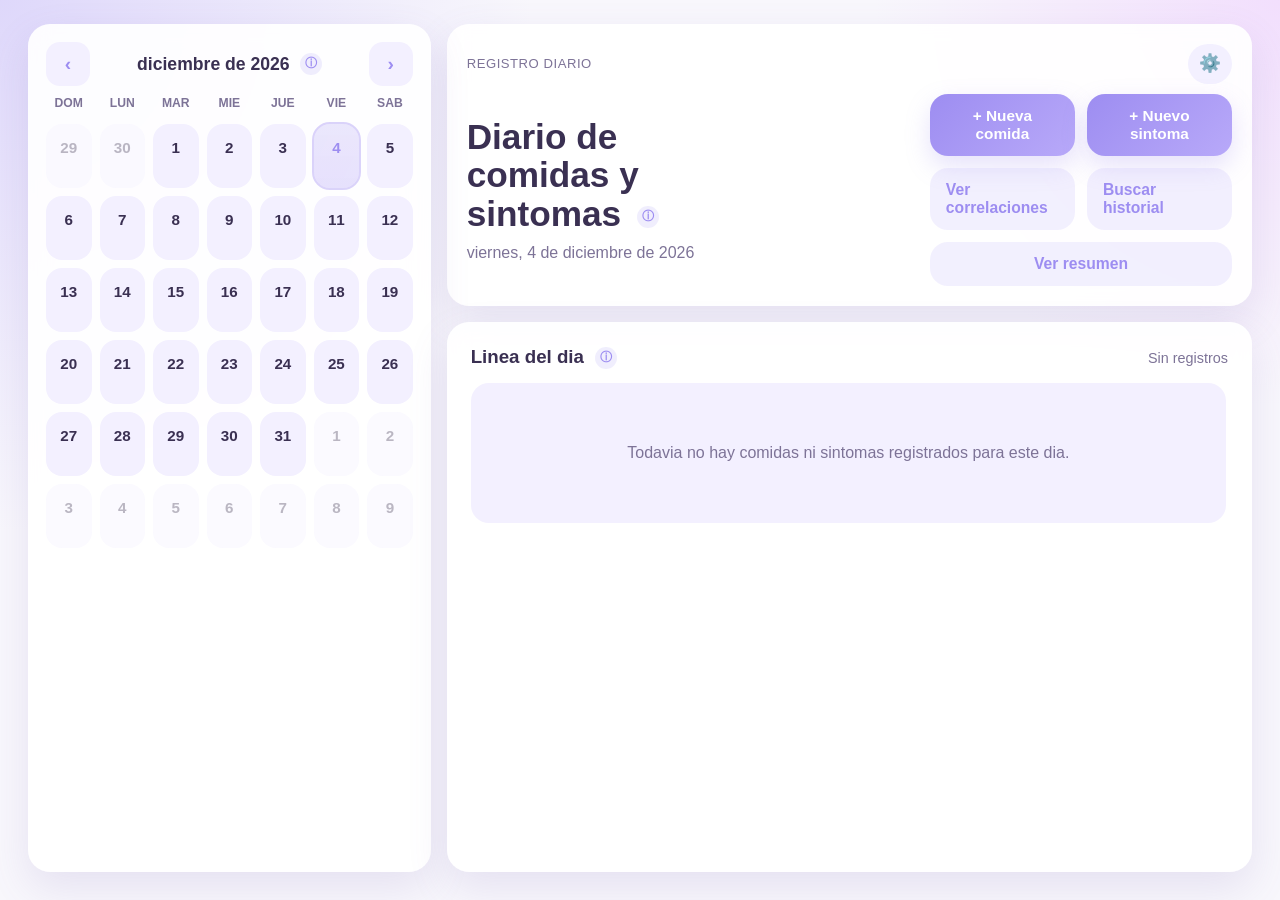
<file: index.html>
<!DOCTYPE html>
<html lang="es">
<head>
  <meta charset="UTF-8">
  <meta name="viewport" content="width=device-width, initial-scale=1.0, viewport-fit=cover">
  <meta name="theme-color" content="#9d8df1">
  <meta name="apple-mobile-web-app-capable" content="yes">
  <meta name="apple-mobile-web-app-status-bar-style" content="default">
  <meta name="apple-mobile-web-app-title" content="Food Tracker">
  <title>Registro de comidas</title>
  <link rel="manifest" href="manifest.webmanifest">
  <link rel="apple-touch-icon" href="assets/icons/icon-180.png">
  <link rel="stylesheet" href="styles.css">
</head>
<body class="page-home">
  <main class="app-shell dashboard-shell">
    <section class="top-card">
      <div class="top-card-meta">
        <p class="eyebrow">Registro diario</p>
        <a class="settings-link" href="settings.html" aria-label="Abrir configuracion">&#9881;&#65039;</a>
      </div>
      <h1>Diario de comidas y sintomas <button class="info-btn" type="button" aria-label="Información" data-info-title="Diario de comidas" data-info-body="Registrá lo que comés y los síntomas que sentís cada día. Seleccioná una fecha en el calendario para ver o agregar entradas a ese día.">ⓘ</button></h1>
      <p class="selected-date" id="selectedDateLabel"></p>
      <div class="hero-actions">
        <div class="action-row">
          <a class="action-link" id="newFoodLink" href="add-item.html">+ Nueva comida</a>
          <a class="action-link" id="newSymptomLink" href="add-symptom.html">+ Nuevo sintoma</a>
        </div>
        <div class="action-row">
          <a class="ghost-button insight-link" href="correlations.html">Ver correlaciones</a>
          <a class="ghost-button insight-link" href="history.html">Buscar historial</a>
        </div>
        <a class="ghost-button insight-link" href="resumen.html">Ver resumen</a>
      </div>
    </section>

    <section class="calendar-card">
      <div class="calendar-header">
        <button class="month-button" type="button" id="prevMonthBtn" aria-label="Mes anterior">&#8249;</button>
        <div class="calendar-header-title">
          <h2 id="monthLabel"></h2>
          <button class="info-btn" type="button" aria-label="Información" data-info-title="Calendario mensual" data-info-body="Tocá cualquier día para ver sus entradas en la línea del tiempo. Los puntos de colores indican días con comidas (morado) o síntomas (rosa) registrados.">ⓘ</button>
        </div>
        <button class="month-button" type="button" id="nextMonthBtn" aria-label="Mes siguiente">&#8250;</button>
      </div>
      <div class="weekday-row" aria-hidden="true">
        <span class="weekday">Dom</span>
        <span class="weekday">Lun</span>
        <span class="weekday">Mar</span>
        <span class="weekday">Mie</span>
        <span class="weekday">Jue</span>
        <span class="weekday">Vie</span>
        <span class="weekday">Sab</span>
      </div>
      <div class="calendar-grid" id="calendarGrid"></div>
    </section>

    <section class="timeline-card">
      <div class="timeline-header">
        <h3>Linea del dia <button class="info-btn" type="button" aria-label="Información" data-info-title="Línea del día" data-info-body="Lista de comidas y síntomas registrados para el día seleccionado, en orden cronológico. Tocá una entrada para editarla o eliminarla.">ⓘ</button></h3>
        <p id="timelineCount"></p>
      </div>
      <div class="timeline-list" id="timelineList"></div>
    </section>
  </main>

  <script src="js/shared.js"></script>
  <script src="js/pwa.js"></script>
  <script src="js/index.js"></script>
</body>
</html>
</file>
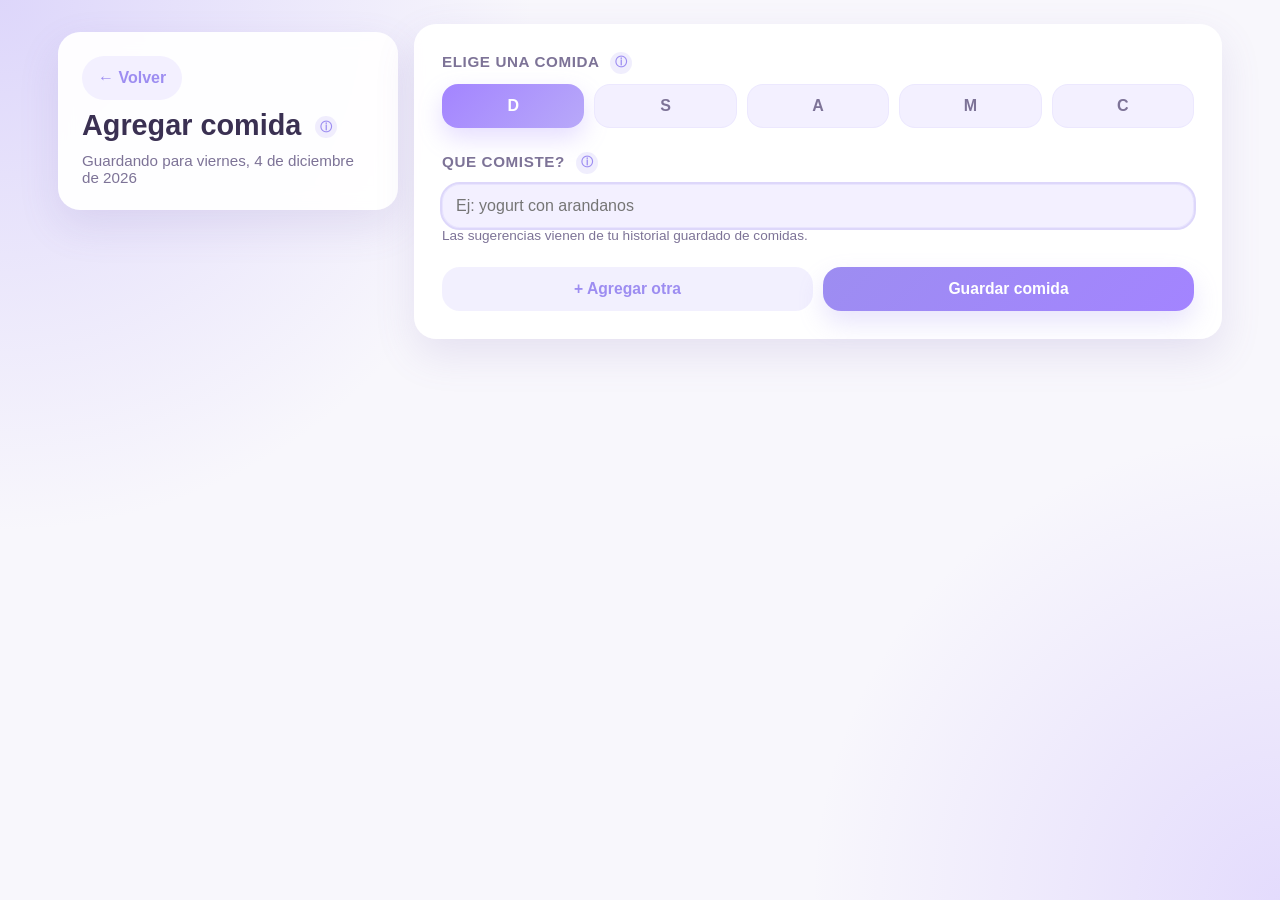
<file: add-item.html>
<!DOCTYPE html>
<html lang="es">
<head>
  <meta charset="UTF-8">
  <meta name="viewport" content="width=device-width, initial-scale=1.0, viewport-fit=cover">
  <meta name="theme-color" content="#9d8df1">
  <meta name="apple-mobile-web-app-capable" content="yes">
  <meta name="apple-mobile-web-app-status-bar-style" content="default">
  <meta name="apple-mobile-web-app-title" content="Food Tracker">
  <title>Agregar comida</title>
  <link rel="manifest" href="manifest.webmanifest">
  <link rel="apple-touch-icon" href="assets/icons/icon-180.png">
  <link rel="stylesheet" href="styles.css">
</head>
<body class="page-food">
  <main class="app-shell form-shell">
    <section class="header-card">
      <a class="back-link" href="index.html">&larr; Volver</a>
      <h1>Agregar comida <button class="info-btn" type="button" aria-label="Información" data-info-title="Agregar comida" data-info-body="Registrá los alimentos que comiste en un momento específico del día. Podés agregar varios alimentos a la vez y las sugerencias se generan a partir de tu historial.">ⓘ</button></h1>
      <p class="subcopy" id="dateLabel"></p>
    </section>

    <section class="form-card">
      <div>
        <p class="section-title">Elige una comida <button class="info-btn" type="button" aria-label="Información" data-info-title="Momento del día" data-info-body="Elegí en qué franja horaria comiste: D (desayuno), S (snack), A (almuerzo), M (merienda) o C (cena).">ⓘ</button></p>
        <div class="meal-group" id="mealGroup">
          <div class="meal-option"><input checked id="meal-d" name="meal" type="radio" value="d"><label for="meal-d">d</label></div>
          <div class="meal-option"><input id="meal-s" name="meal" type="radio" value="s"><label for="meal-s">s</label></div>
          <div class="meal-option"><input id="meal-a" name="meal" type="radio" value="a"><label for="meal-a">a</label></div>
          <div class="meal-option"><input id="meal-m" name="meal" type="radio" value="m"><label for="meal-m">m</label></div>
          <div class="meal-option"><input id="meal-c" name="meal" type="radio" value="c"><label for="meal-c">c</label></div>
        </div>
      </div>

      <div>
        <p class="section-title">Que comiste? <button class="info-btn" type="button" aria-label="Información" data-info-title="¿Qué comiste?" data-info-body="Escribí el nombre de cada alimento por separado. Las sugerencias salen de tu historial. Tocá '+ Agregar otra' para incluir más items en la misma comida.">ⓘ</button></p>
        <div class="inputs-stack" id="inputsStack"></div>
        <p class="hint">Las sugerencias vienen de tu historial guardado de comidas.</p>
      </div>

      <div class="button-row">
        <button class="ghost-button" id="addAnotherBtn" type="button">+ Agregar otra</button>
        <button class="save-button" id="saveBtn" type="button">Guardar comida</button>
      </div>
    </section>
  </main>

  <script src="js/shared.js"></script>
  <script src="js/pwa.js"></script>
  <script src="js/add-item.js"></script>
</body>
</html>
</file>
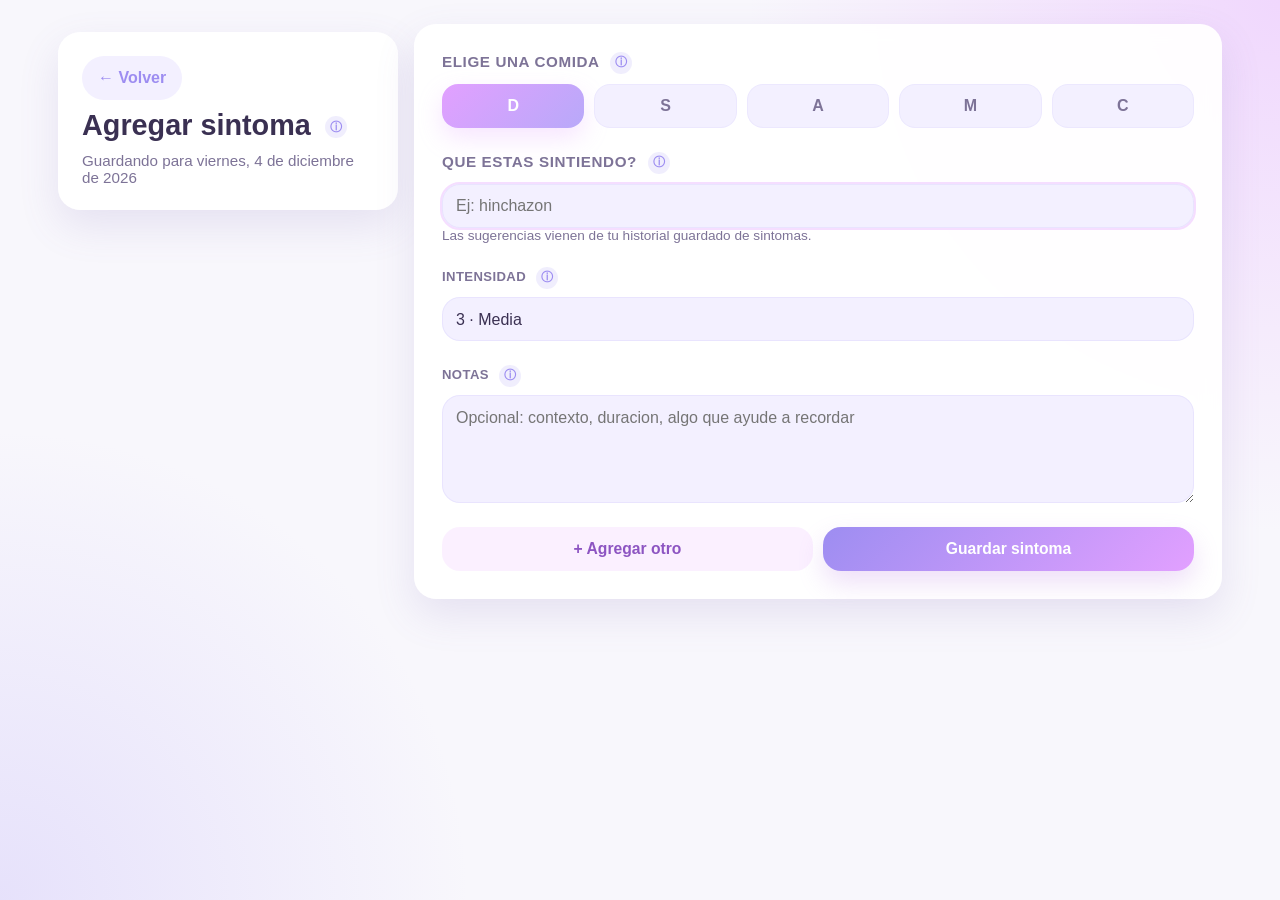
<file: add-symptom.html>
<!DOCTYPE html>
<html lang="es">
<head>
  <meta charset="UTF-8">
  <meta name="viewport" content="width=device-width, initial-scale=1.0, viewport-fit=cover">
  <meta name="theme-color" content="#9d8df1">
  <meta name="apple-mobile-web-app-capable" content="yes">
  <meta name="apple-mobile-web-app-status-bar-style" content="default">
  <meta name="apple-mobile-web-app-title" content="Food Tracker">
  <title>Agregar sintoma</title>
  <link rel="manifest" href="manifest.webmanifest">
  <link rel="apple-touch-icon" href="assets/icons/icon-180.png">
  <link rel="stylesheet" href="styles.css">
</head>
<body class="page-symptom">
  <main class="app-shell form-shell">
    <section class="header-card">
      <a class="back-link" href="index.html">&larr; Volver</a>
      <h1>Agregar sintoma <button class="info-btn" type="button" aria-label="Información" data-info-title="Agregar síntoma" data-info-body="Registrá los síntomas que sentís y en qué momento del día ocurrieron. Esto permite que la app los correlacione con tus comidas.">ⓘ</button></h1>
      <p class="subcopy" id="dateLabel"></p>
    </section>

    <section class="form-card">
      <div>
        <p class="section-title">Elige una comida <button class="info-btn" type="button" aria-label="Información" data-info-title="Momento del día" data-info-body="Indicá en qué franja horaria aparecieron los síntomas: D (desayuno), S (snack), A (almuerzo), M (merienda) o C (cena).">ⓘ</button></p>
        <div class="meal-group" id="mealGroup">
          <div class="meal-option"><input checked id="meal-d" name="meal" type="radio" value="d"><label for="meal-d">d</label></div>
          <div class="meal-option"><input id="meal-s" name="meal" type="radio" value="s"><label for="meal-s">s</label></div>
          <div class="meal-option"><input id="meal-a" name="meal" type="radio" value="a"><label for="meal-a">a</label></div>
          <div class="meal-option"><input id="meal-m" name="meal" type="radio" value="m"><label for="meal-m">m</label></div>
          <div class="meal-option"><input id="meal-c" name="meal" type="radio" value="c"><label for="meal-c">c</label></div>
        </div>
      </div>

      <div>
        <p class="section-title">Que estas sintiendo? <button class="info-btn" type="button" aria-label="Información" data-info-title="¿Qué estás sintiendo?" data-info-body="Escribí el nombre del síntoma o malestar. Las sugerencias salen de tu historial. Tocá '+ Agregar otro' para registrar más síntomas a la vez.">ⓘ</button></p>
        <div class="inputs-stack" id="inputsStack"></div>
        <p class="hint">Las sugerencias vienen de tu historial guardado de sintomas.</p>
      </div>

      <div class="field-stack">
        <label class="field-label" for="severityInput">Intensidad <button class="info-btn" type="button" aria-label="Información" data-info-title="Intensidad del síntoma" data-info-body="Calicá qué tan fuerte es el síntoma del 1 al 5. Ayuda a detectar cuándo los síntomas son más intensos y comparar entre episodios.">ⓘ</button></label>
        <select class="text-input" id="severityInput">
          <option value="1">1 · Muy leve</option>
          <option value="2">2 · Leve</option>
          <option value="3" selected>3 · Media</option>
          <option value="4">4 · Fuerte</option>
          <option value="5">5 · Muy fuerte</option>
        </select>
      </div>

      <div class="field-stack">
        <label class="field-label" for="noteInput">Notas <button class="info-btn" type="button" aria-label="Información" data-info-title="Notas opcionales" data-info-body="Contexto adicional: cuánto duró, qué lo alivió, circunstancias especiales. Queda guardado con el registro y es visible en el historial.">ⓘ</button></label>
        <textarea class="text-input text-area" id="noteInput" rows="4" placeholder="Opcional: contexto, duracion, algo que ayude a recordar"></textarea>
      </div>

      <div class="button-row">
        <button class="ghost-button" id="addAnotherBtn" type="button">+ Agregar otro</button>
        <button class="save-button" id="saveBtn" type="button">Guardar sintoma</button>
      </div>
    </section>
  </main>

  <script src="js/shared.js"></script>
  <script src="js/pwa.js"></script>
  <script src="js/add-symptom.js"></script>
</body>
</html>
</file>
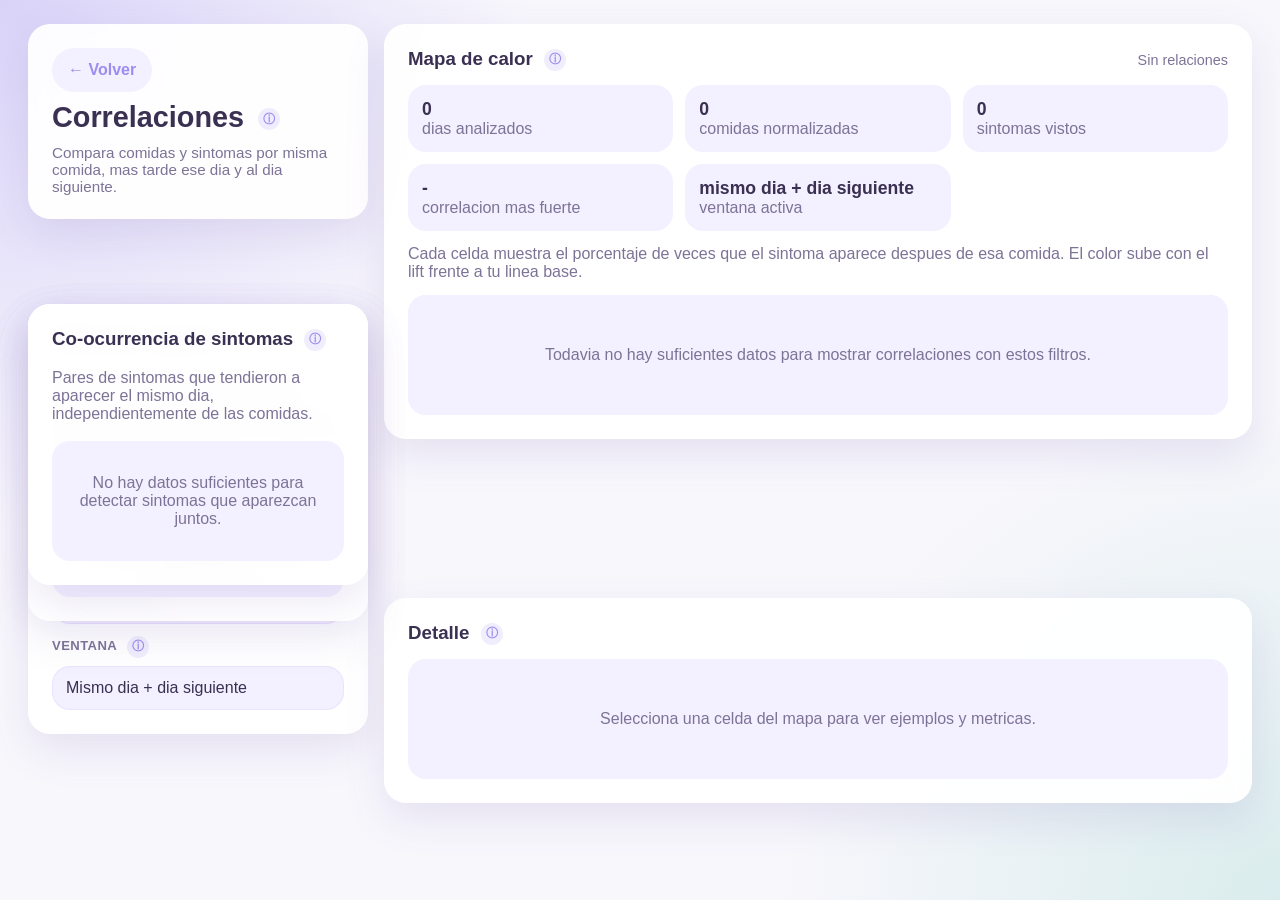
<file: correlations.html>
<!DOCTYPE html>
<html lang="es">
<head>
  <meta charset="UTF-8">
  <meta name="viewport" content="width=device-width, initial-scale=1.0, viewport-fit=cover">
  <meta name="theme-color" content="#9d8df1">
  <meta name="apple-mobile-web-app-capable" content="yes">
  <meta name="apple-mobile-web-app-status-bar-style" content="default">
  <meta name="apple-mobile-web-app-title" content="Food Tracker">
  <title>Correlaciones</title>
  <link rel="manifest" href="manifest.webmanifest">
  <link rel="apple-touch-icon" href="assets/icons/icon-180.png">
  <link rel="stylesheet" href="styles.css">
</head>
<body class="page-insights">
  <main class="app-shell insights-shell">
    <section class="header-card">
      <a class="back-link" href="index.html">&larr; Volver</a>
      <h1>Correlaciones <button class="info-btn" type="button" aria-label="Información" data-info-title="Correlaciones" data-info-body="Analizá qué alimentos están asociados con tus síntomas. La app cruza las comidas con los síntomas registrados dentro de la ventana de tiempo configurada.">ⓘ</button></h1>
      <p class="subcopy">Compara comidas y sintomas por misma comida, mas tarde ese dia y al dia siguiente.</p>
    </section>

    <section class="form-card">
      <p class="section-title">Filtros <button class="info-btn" type="button" aria-label="Información" data-info-title="Filtros de análisis" data-info-body="Configurá el período, el momento del día y los criterios mínimos para el análisis. Cambiá los filtros y los resultados se actualizan automáticamente.">ⓘ</button></p>
      <div class="filter-grid">
        <label class="field-stack">
          <span class="field-label">Rango <button class="info-btn" type="button" aria-label="Información" data-info-title="Rango de fechas" data-info-body="Período de tiempo que se incluye en el análisis. Un rango mayor da más datos pero puede diluir patrones recientes.">ⓘ</button></span>
          <select class="text-input" id="rangeFilter">
            <option value="30">Ultimos 30 dias</option>
            <option value="90">Ultimos 90 dias</option>
            <option value="365">Ultimo ano</option>
            <option value="all">Todo</option>
          </select>
        </label>
        <label class="field-stack">
          <span class="field-label">Momento <button class="info-btn" type="button" aria-label="Información" data-info-title="Momento del día" data-info-body="Limitá el análisis a una franja horaria específica. Por defecto incluye todas las comidas.">ⓘ</button></span>
          <select class="text-input" id="mealFilter">
            <option value="all">Todas</option>
            <option value="d">Desayuno</option>
            <option value="s">Snack</option>
            <option value="a">Almuerzo</option>
            <option value="m">Merienda</option>
            <option value="c">Cena</option>
          </select>
        </label>
        <label class="field-stack">
          <span class="field-label">Minimo <button class="info-btn" type="button" aria-label="Información" data-info-title="Mínimo de apariciones" data-info-body="Una comida debe aparecer al menos esta cantidad de veces para incluirse en el análisis. Filtra alimentos comidos muy pocas veces.">ⓘ</button></span>
          <select class="text-input" id="minCountFilter">
            <option value="1">1 aparicion</option>
            <option value="2" selected>2 apariciones</option>
            <option value="3">3 apariciones</option>
            <option value="5">5 apariciones</option>
          </select>
        </label>
        <label class="field-stack">
          <span class="field-label">Ventana <button class="info-btn" type="button" aria-label="Información" data-info-title="Ventana de tiempo" data-info-body="Tiempo que se considera después de comer para buscar síntomas: solo la misma comida, cualquier momento del mismo día, o también el día siguiente.">ⓘ</button></span>
          <select class="text-input" id="windowFilter">
            <option value="meal">Solo misma comida</option>
            <option value="day">Mismo dia</option>
            <option value="next-day" selected>Mismo dia + dia siguiente</option>
          </select>
        </label>
      </div>
    </section>

    <section class="form-card matrix-section">
      <div class="timeline-header">
        <h3>Mapa de calor <button class="info-btn" type="button" aria-label="Información" data-info-title="Mapa de calor" data-info-body="Tabla que cruza alimentos (filas) con síntomas (columnas). Cada celda muestra el porcentaje de veces que el síntoma apareció después de esa comida. El color más intenso indica mayor correlación respecto a tu línea base. Tocá una celda para ver el detalle.">ⓘ</button></h3>
        <p id="matrixCount"></p>
      </div>
      <div class="summary-grid" id="summaryGrid"></div>
      <p class="matrix-help">Cada celda muestra el porcentaje de veces que el sintoma aparece despues de esa comida. El color sube con el lift frente a tu linea base.</p>
      <div class="matrix-wrap" id="matrixWrap"></div>
    </section>

    <section class="form-card detail-section">
      <div class="detail-heading">
        <h3>Detalle <button class="info-btn" type="button" aria-label="Información" data-info-title="Detalle de correlación" data-info-body="Al tocar una celda del mapa de calor, acá se muestran los días exactos en que coincidieron esa comida y ese síntoma.">ⓘ</button></h3>
        <p id="detailBadge"></p>
      </div>
      <div id="detailPanel"></div>
    </section>

    <section class="form-card">
      <div class="timeline-header">
        <h3>Alimentos seguros <button class="info-btn" type="button" aria-label="Información" data-info-title="Alimentos seguros" data-info-body="Comidas que, en el período y ventana seleccionados, nunca estuvieron seguidas por ningún síntoma. Deben aparecer al menos la cantidad mínima configurada.">ⓘ</button></h3>
        <p id="safeFoodsCount"></p>
      </div>
      <p class="matrix-help">Comidas registradas en el periodo seleccionado que nunca estuvieron seguidas por ningun sintoma dentro de la ventana activa. Requiere el minimo de apariciones configurado.</p>
      <div id="safeFoodsWrap"></div>
    </section>

    <section class="form-card">
      <div class="timeline-header">
        <h3>Co-ocurrencia de sintomas <button class="info-btn" type="button" aria-label="Información" data-info-title="Co-ocurrencia de síntomas" data-info-body="Pares de síntomas que tendieron a aparecer el mismo día, independientemente de las comidas. Puede indicar síntomas relacionados entre sí.">ⓘ</button></h3>
        <p id="cooccurCount"></p>
      </div>
      <p class="matrix-help">Pares de sintomas que tendieron a aparecer el mismo dia, independientemente de las comidas.</p>
      <div id="cooccurWrap"></div>
    </section>
  </main>

  <script src="js/shared.js"></script>
  <script src="js/pwa.js"></script>
  <script src="js/correlations.js"></script>
</body>
</html>
</file>
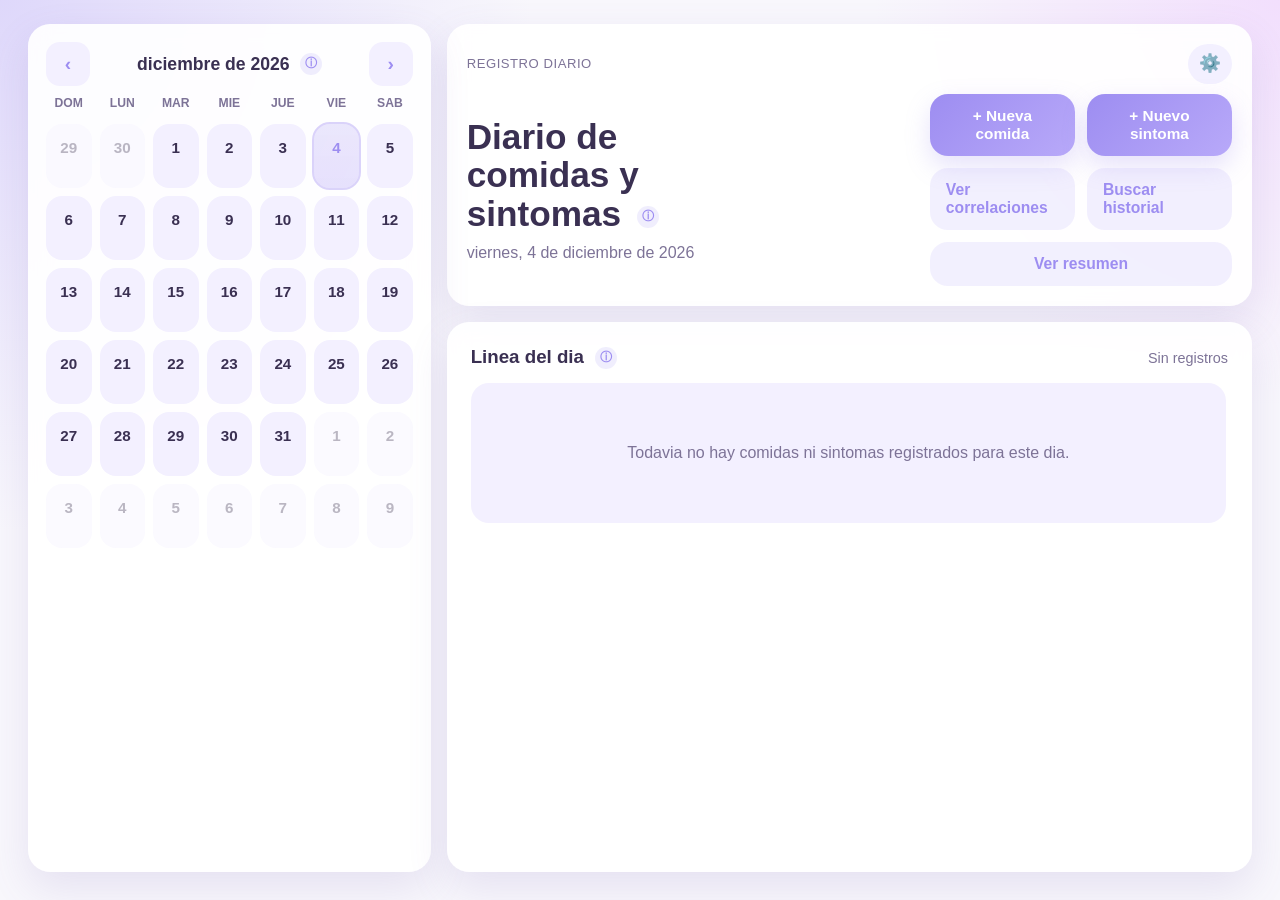
<file: edit-item.html>
<!DOCTYPE html>
<html lang="es">
<head>
  <meta charset="UTF-8">
  <meta name="viewport" content="width=device-width, initial-scale=1.0, viewport-fit=cover">
  <meta name="theme-color" content="#9d8df1">
  <meta name="apple-mobile-web-app-capable" content="yes">
  <meta name="apple-mobile-web-app-status-bar-style" content="default">
  <meta name="apple-mobile-web-app-title" content="Food Tracker">
  <title>Editar comida</title>
  <link rel="manifest" href="manifest.webmanifest">
  <link rel="apple-touch-icon" href="assets/icons/icon-180.png">
  <link rel="stylesheet" href="styles.css">
</head>
<body class="page-food">
  <main class="app-shell form-shell">
    <section class="header-card">
      <a class="back-link" id="backLink" href="index.html">&larr; Volver</a>
      <h1>Editar comida <button class="info-btn" type="button" aria-label="Información" data-info-title="Editar comida" data-info-body="Modificá el momento del día o los alimentos registrados. Podés agregar o quitar items y guardar los cambios, o eliminar toda la entrada.">ⓘ</button></h1>
      <p class="subcopy" id="dateLabel"></p>
    </section>

    <section class="form-card">
      <div>
        <p class="section-title">Elige una comida <button class="info-btn" type="button" aria-label="Información" data-info-title="Momento del día" data-info-body="Elegí en qué franja horaria comiste: D (desayuno), S (snack), A (almuerzo), M (merienda) o C (cena).">ⓘ</button></p>
        <div class="meal-group" id="mealGroup">
          <div class="meal-option"><input id="meal-d" name="meal" type="radio" value="d"><label for="meal-d">d</label></div>
          <div class="meal-option"><input id="meal-s" name="meal" type="radio" value="s"><label for="meal-s">s</label></div>
          <div class="meal-option"><input id="meal-a" name="meal" type="radio" value="a"><label for="meal-a">a</label></div>
          <div class="meal-option"><input id="meal-m" name="meal" type="radio" value="m"><label for="meal-m">m</label></div>
          <div class="meal-option"><input id="meal-c" name="meal" type="radio" value="c"><label for="meal-c">c</label></div>
        </div>
      </div>

      <div>
        <p class="section-title">Que comiste? <button class="info-btn" type="button" aria-label="Información" data-info-title="¿Qué comiste?" data-info-body="Actualizá la lista de alimentos. Podés agregar o quitar items. Al guardar, el registro original se reemplaza completamente con esta nueva versión.">ⓘ</button></p>
        <div class="inputs-stack" id="inputsStack"></div>
        <p class="hint">Actualiza la lista y guarda para reemplazar el registro.</p>
      </div>

      <div class="button-row">
        <button class="ghost-button" id="addAnotherBtn" type="button">+ Agregar otra</button>
        <button class="ghost-button danger-button" id="deleteBtn" type="button">Eliminar comida</button>
        <button class="save-button" id="saveBtn" type="button">Guardar cambios</button>
      </div>
    </section>
  </main>

  <script src="js/shared.js"></script>
  <script src="js/pwa.js"></script>
  <script src="js/edit-item.js"></script>
</body>
</html>
</file>
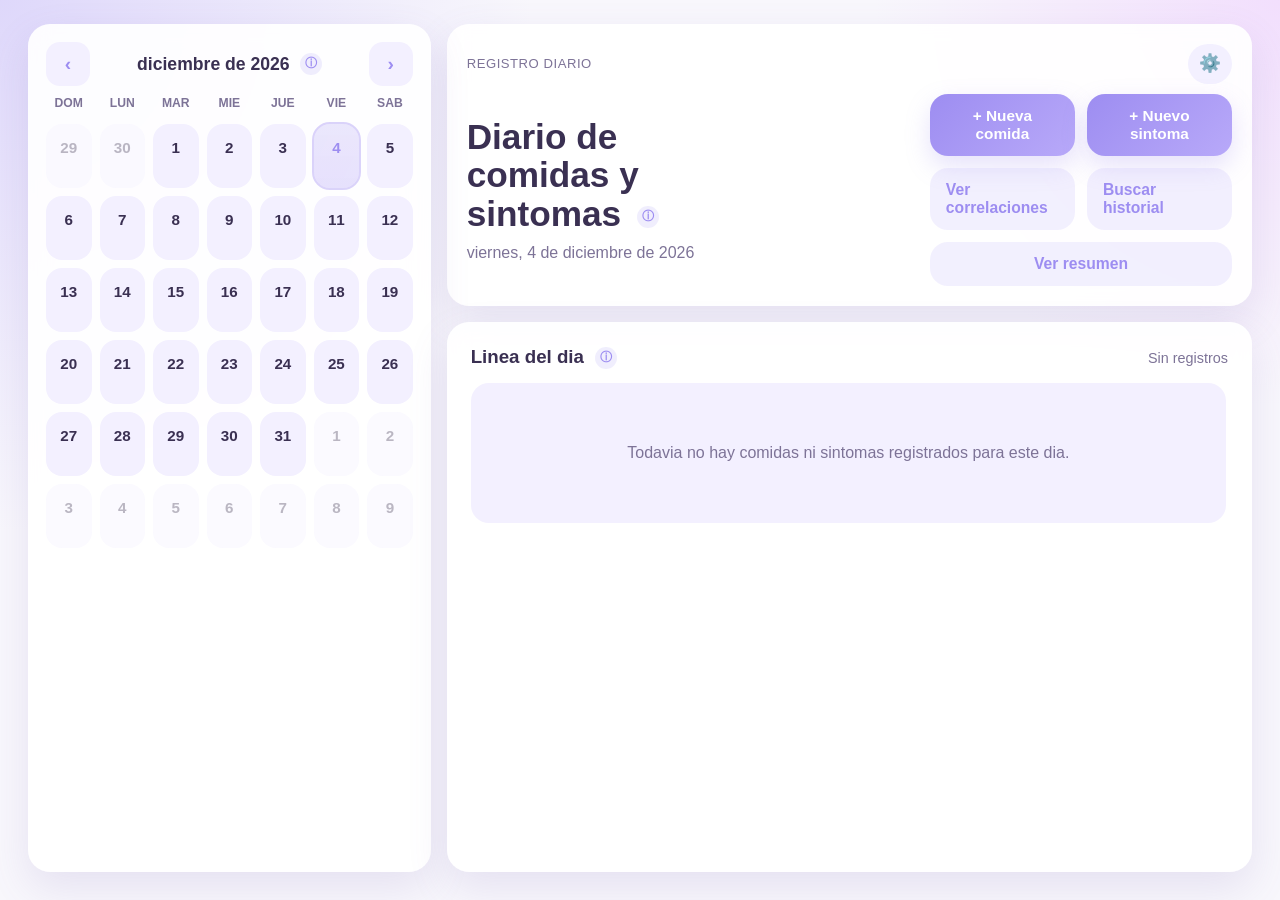
<file: edit-symptom.html>
<!DOCTYPE html>
<html lang="es">
<head>
  <meta charset="UTF-8">
  <meta name="viewport" content="width=device-width, initial-scale=1.0, viewport-fit=cover">
  <meta name="theme-color" content="#9d8df1">
  <meta name="apple-mobile-web-app-capable" content="yes">
  <meta name="apple-mobile-web-app-status-bar-style" content="default">
  <meta name="apple-mobile-web-app-title" content="Food Tracker">
  <title>Editar sintoma</title>
  <link rel="manifest" href="manifest.webmanifest">
  <link rel="apple-touch-icon" href="assets/icons/icon-180.png">
  <link rel="stylesheet" href="styles.css">
</head>
<body class="page-symptom">
  <main class="app-shell form-shell">
    <section class="header-card">
      <a class="back-link" id="backLink" href="index.html">&larr; Volver</a>
      <h1>Editar sintoma <button class="info-btn" type="button" aria-label="Información" data-info-title="Editar síntoma" data-info-body="Modificá el momento, los síntomas, la intensidad o las notas del registro existente. También podés eliminarlo con 'Eliminar síntoma'.">ⓘ</button></h1>
      <p class="subcopy" id="dateLabel"></p>
    </section>

    <section class="form-card">
      <div>
        <p class="section-title">Elige una comida <button class="info-btn" type="button" aria-label="Información" data-info-title="Momento del día" data-info-body="Indicá en qué franja horaria aparecieron los síntomas: D (desayuno), S (snack), A (almuerzo), M (merienda) o C (cena).">ⓘ</button></p>
        <div class="meal-group" id="mealGroup">
          <div class="meal-option"><input id="meal-d" name="meal" type="radio" value="d"><label for="meal-d">d</label></div>
          <div class="meal-option"><input id="meal-s" name="meal" type="radio" value="s"><label for="meal-s">s</label></div>
          <div class="meal-option"><input id="meal-a" name="meal" type="radio" value="a"><label for="meal-a">a</label></div>
          <div class="meal-option"><input id="meal-m" name="meal" type="radio" value="m"><label for="meal-m">m</label></div>
          <div class="meal-option"><input id="meal-c" name="meal" type="radio" value="c"><label for="meal-c">c</label></div>
        </div>
      </div>

      <div>
        <p class="section-title">Que estas sintiendo? <button class="info-btn" type="button" aria-label="Información" data-info-title="¿Qué estás sintiendo?" data-info-body="Actualizá la lista de síntomas. Al guardar, el registro original se reemplaza completamente.">ⓘ</button></p>
        <div class="inputs-stack" id="inputsStack"></div>
        <p class="hint">Actualiza la lista y guarda para reemplazar el registro.</p>
      </div>

      <div class="field-stack">
        <label class="field-label" for="severityInput">Intensidad <button class="info-btn" type="button" aria-label="Información" data-info-title="Intensidad del síntoma" data-info-body="Calicá qué tan fuerte es el síntoma del 1 al 5. Ayuda a detectar cuándo los síntomas son más intensos y comparar entre episodios.">ⓘ</button></label>
        <select class="text-input" id="severityInput">
          <option value="1">1 · Muy leve</option>
          <option value="2">2 · Leve</option>
          <option value="3">3 · Media</option>
          <option value="4">4 · Fuerte</option>
          <option value="5">5 · Muy fuerte</option>
        </select>
      </div>

      <div class="field-stack">
        <label class="field-label" for="noteInput">Notas <button class="info-btn" type="button" aria-label="Información" data-info-title="Notas opcionales" data-info-body="Editá el contexto adicional del registro: cuánto duró, qué lo alivió, circunstancias especiales.">ⓘ</button></label>
        <textarea class="text-input text-area" id="noteInput" rows="4" placeholder="Opcional: contexto, duracion, algo que ayude a recordar"></textarea>
      </div>

      <div class="button-row">
        <button class="ghost-button" id="addAnotherBtn" type="button">+ Agregar otro</button>
        <button class="ghost-button danger-button" id="deleteBtn" type="button">Eliminar sintoma</button>
        <button class="save-button" id="saveBtn" type="button">Guardar cambios</button>
      </div>
    </section>
  </main>

  <script src="js/shared.js"></script>
  <script src="js/pwa.js"></script>
  <script src="js/edit-symptom.js"></script>
</body>
</html>
</file>
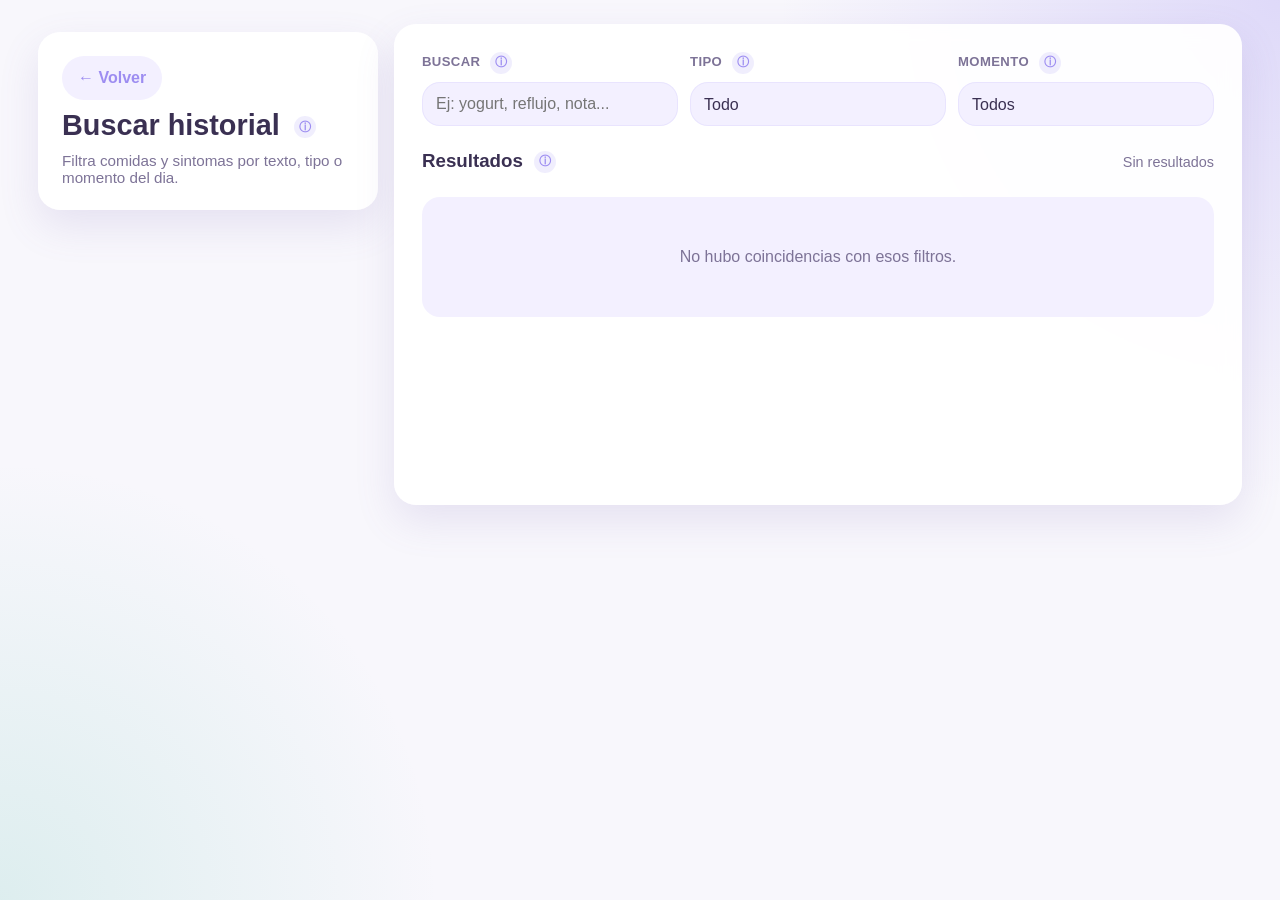
<file: history.html>
<!DOCTYPE html>
<html lang="es">
<head>
  <meta charset="UTF-8">
  <meta name="viewport" content="width=device-width, initial-scale=1.0, viewport-fit=cover">
  <meta name="theme-color" content="#9d8df1">
  <meta name="apple-mobile-web-app-capable" content="yes">
  <meta name="apple-mobile-web-app-status-bar-style" content="default">
  <meta name="apple-mobile-web-app-title" content="Food Tracker">
  <title>Historial</title>
  <link rel="manifest" href="manifest.webmanifest">
  <link rel="apple-touch-icon" href="assets/icons/icon-180.png">
  <link rel="stylesheet" href="styles.css">
</head>
<body class="page-history">
  <main class="app-shell history-shell">
    <section class="header-card">
      <a class="back-link" href="index.html">&larr; Volver</a>
      <h1>Buscar historial <button class="info-btn" type="button" aria-label="Información" data-info-title="Buscar historial" data-info-body="Buscá entre todas tus entradas usando texto, tipo de registro o momento del día. Los resultados se agrupan por fecha.">ⓘ</button></h1>
      <p class="subcopy">Filtra comidas y sintomas por texto, tipo o momento del dia.</p>
    </section>

    <section class="form-card">
      <div class="filter-grid history-filter-grid">
        <label class="field-stack">
          <span class="field-label">Buscar <button class="info-btn" type="button" aria-label="Información" data-info-title="Buscar por texto" data-info-body="Filtrá las entradas que contienen este texto en el nombre de la comida, el síntoma o las notas.">ⓘ</button></span>
          <input class="text-input" id="historySearchInput" type="search" placeholder="Ej: yogurt, reflujo, nota...">
        </label>
        <label class="field-stack">
          <span class="field-label">Tipo <button class="info-btn" type="button" aria-label="Información" data-info-title="Tipo de registro" data-info-body="Mostrá solo comidas, solo síntomas, o ambos tipos de registros.">ⓘ</button></span>
          <select class="text-input" id="historyTypeFilter">
            <option value="all">Todo</option>
            <option value="food">Comidas</option>
            <option value="symptom">Sintomas</option>
          </select>
        </label>
        <label class="field-stack">
          <span class="field-label">Momento <button class="info-btn" type="button" aria-label="Información" data-info-title="Momento del día" data-info-body="Filtrá por la franja horaria del registro: desayuno (D), snack (S), almuerzo (A), merienda (M) o cena (C).">ⓘ</button></span>
          <select class="text-input" id="historyMealFilter">
            <option value="all">Todos</option>
            <option value="d">Desayuno</option>
            <option value="s">Snack</option>
            <option value="a">Almuerzo</option>
            <option value="m">Merienda</option>
            <option value="c">Cena</option>
          </select>
        </label>
      </div>

      <div class="timeline-header">
        <h3>Resultados <button class="info-btn" type="button" aria-label="Información" data-info-title="Resultados" data-info-body="Entradas que coinciden con los filtros activos, agrupadas por fecha. Tocá una entrada para editarla.">ⓘ</button></h3>
        <p id="historyCount"></p>
      </div>
      <div class="history-results" id="historyResults"></div>
    </section>
  </main>

  <script src="js/shared.js"></script>
  <script src="js/pwa.js"></script>
  <script src="js/history.js"></script>
</body>
</html>
</file>
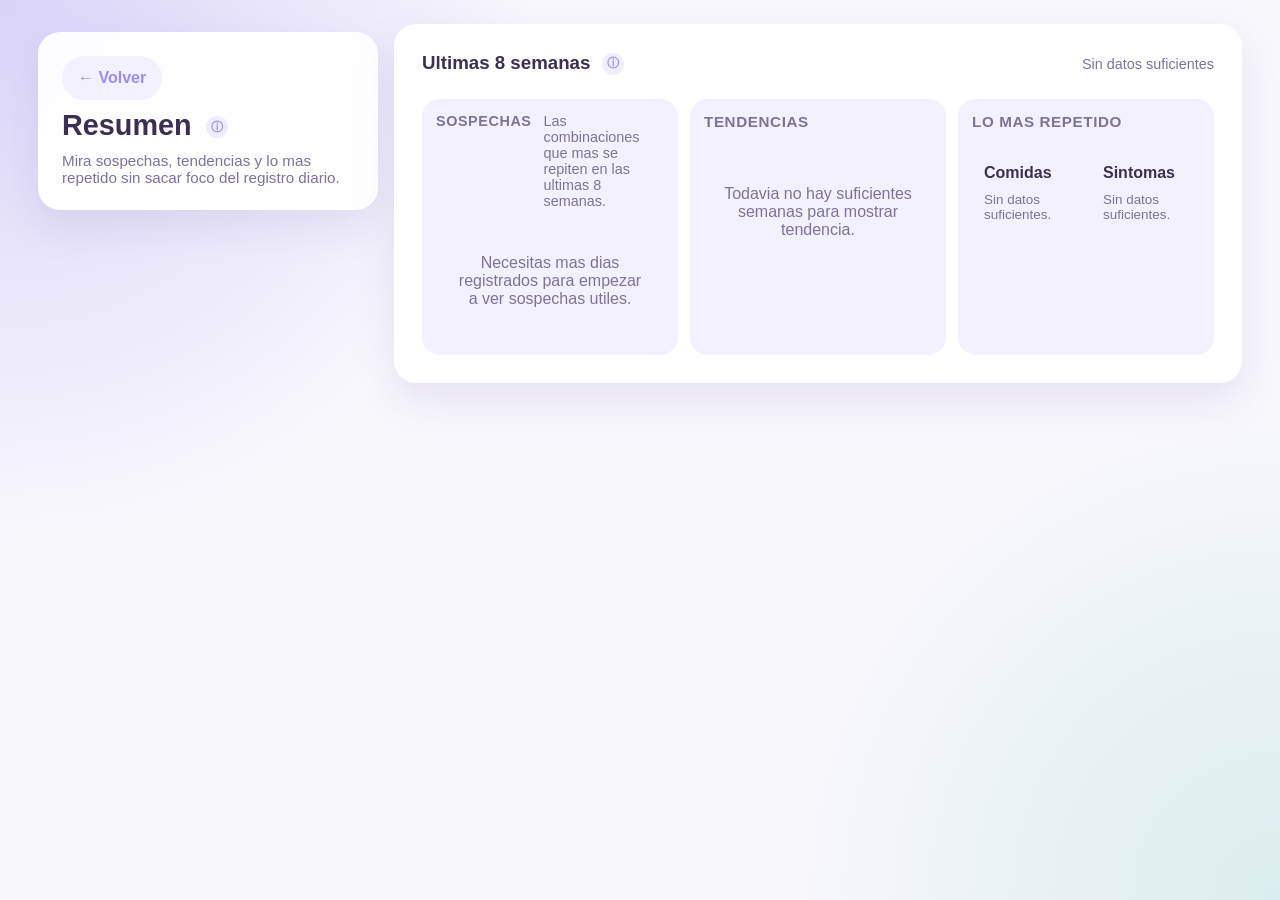
<file: resumen.html>
<!DOCTYPE html>
<html lang="es">
<head>
  <meta charset="UTF-8">
  <meta name="viewport" content="width=device-width, initial-scale=1.0, viewport-fit=cover">
  <meta name="theme-color" content="#9d8df1">
  <meta name="apple-mobile-web-app-capable" content="yes">
  <meta name="apple-mobile-web-app-status-bar-style" content="default">
  <meta name="apple-mobile-web-app-title" content="Food Tracker">
  <title>Resumen</title>
  <link rel="manifest" href="manifest.webmanifest">
  <link rel="apple-touch-icon" href="assets/icons/icon-180.png">
  <link rel="stylesheet" href="styles.css">
</head>
<body class="page-summary">
  <main class="app-shell summary-shell">
    <section class="header-card">
      <a class="back-link" href="index.html">&larr; Volver</a>
      <h1>Resumen <button class="info-btn" type="button" aria-label="Información" data-info-title="Resumen" data-info-body="Vista general de tus últimas 8 semanas: síntomas más frecuentes, posibles sospechas alimentarias, tendencias semanales y los registros más repetidos.">ⓘ</button></h1>
      <p class="subcopy">Mira sospechas, tendencias y lo mas repetido sin sacar foco del registro diario.</p>
    </section>

    <section class="form-card">
      <div class="timeline-header">
        <h3>Ultimas 8 semanas <button class="info-btn" type="button" aria-label="Información" data-info-title="Últimas 8 semanas" data-info-body="Resumen automático de tus registros recientes. Incluye un indicador de actividad semanal, líderes de comidas y síntomas, y posibles correlaciones destacadas.">ⓘ</button></h3>
        <p id="summaryStatus">Calculando...</p>
      </div>
      <div class="home-insights-panel" id="summaryInsightsPanel"></div>
    </section>
  </main>

  <script src="js/shared.js"></script>
  <script src="js/pwa.js"></script>
  <script src="js/resumen.js"></script>
</body>
</html>
</file>
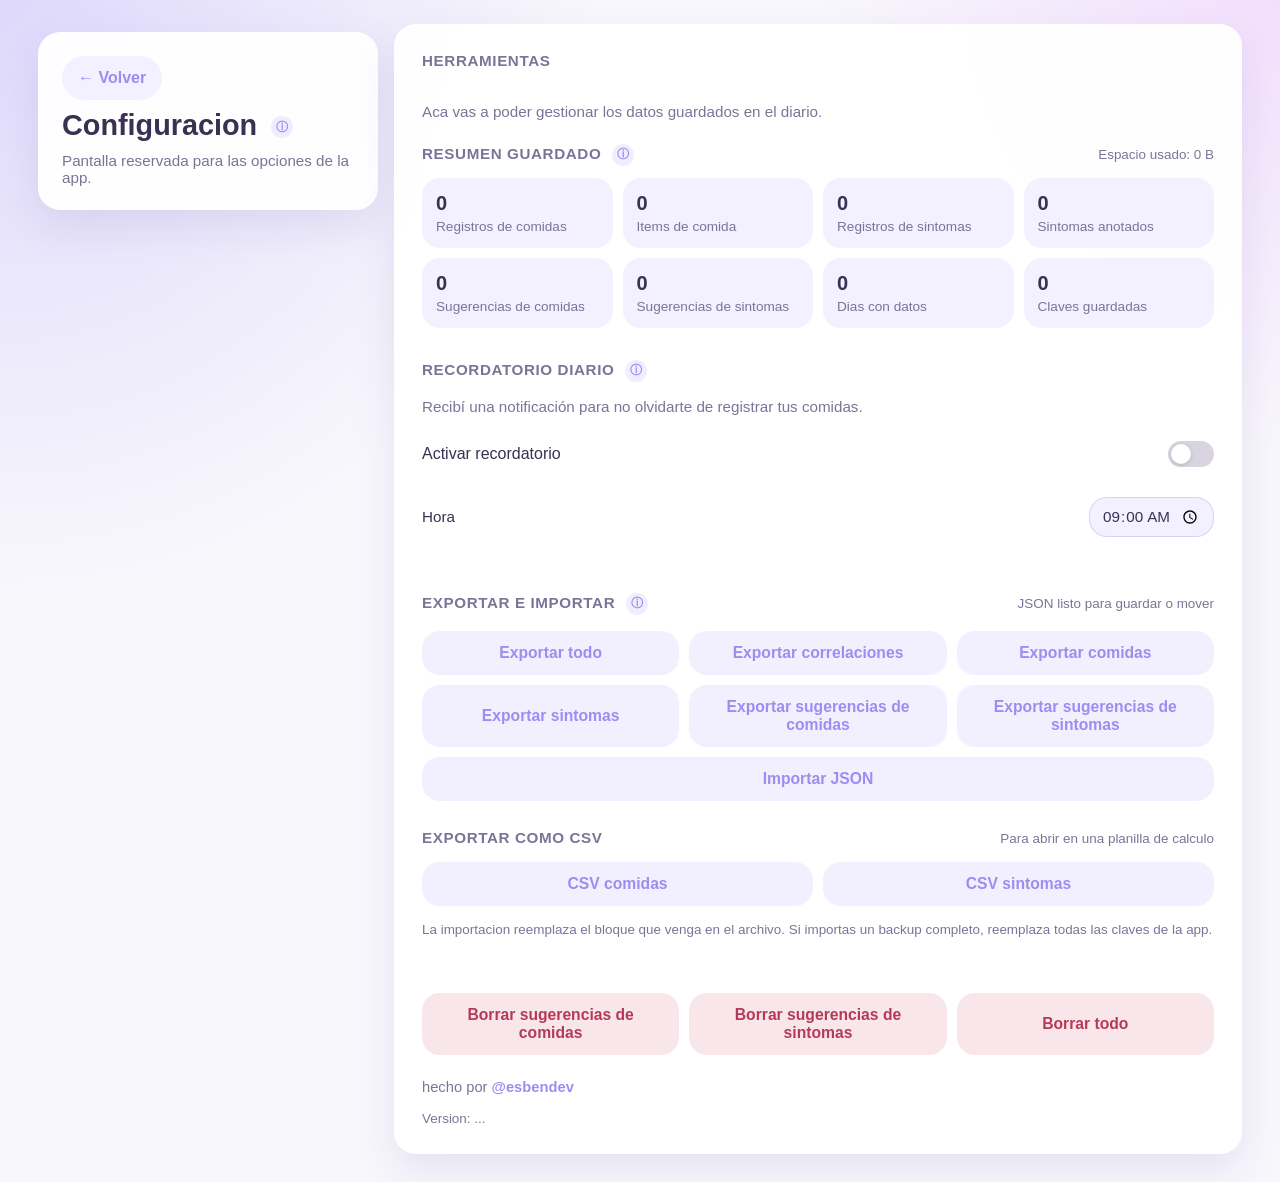
<file: settings.html>
<!DOCTYPE html>
<html lang="es">
<head>
  <meta charset="UTF-8">
  <meta name="viewport" content="width=device-width, initial-scale=1.0, viewport-fit=cover">
  <meta name="theme-color" content="#9d8df1">
  <meta name="apple-mobile-web-app-capable" content="yes">
  <meta name="apple-mobile-web-app-status-bar-style" content="default">
  <meta name="apple-mobile-web-app-title" content="Food Tracker">
  <title>Configuracion</title>
  <link rel="manifest" href="manifest.webmanifest">
  <link rel="apple-touch-icon" href="assets/icons/icon-180.png">
  <link rel="stylesheet" href="styles.css">
</head>
<body class="page-home">
  <main class="app-shell settings-shell">
    <section class="header-card">
      <a class="back-link" href="index.html">&larr; Volver</a>
      <h1>Configuracion <button class="info-btn" type="button" aria-label="Información" data-info-title="Configuración" data-info-body="Administrá los datos de tu diario. Podés exportarlos, importarlos, borrarlos o configurar un recordatorio diario.">ⓘ</button></h1>
      <p class="subcopy">Pantalla reservada para las opciones de la app.</p>
    </section>

    <section class="form-card">
      <p class="section-title">Herramientas</p>
      <p class="subcopy">Aca vas a poder gestionar los datos guardados en el diario.</p>
      <section class="settings-stats" aria-labelledby="storageSummaryTitle">
        <div class="settings-stats-header">
          <p class="section-title" id="storageSummaryTitle">Resumen guardado <button class="info-btn" type="button" aria-label="Información" data-info-title="Resumen guardado" data-info-body="Cantidad de registros guardados en tu dispositivo y el espacio que ocupan en el almacenamiento local del navegador.">ⓘ</button></p>
          <p class="settings-storage-note" id="storageUsageLabel">Calculando...</p>
        </div>
        <div class="settings-stats-grid" id="settingsStatsGrid"></div>
      </section>
      <section class="settings-tools" aria-labelledby="reminderTitle">
        <div class="settings-stats-header">
          <p class="section-title" id="reminderTitle">Recordatorio diario <button class="info-btn" type="button" aria-label="Información" data-info-title="Recordatorio diario" data-info-body="Activá una notificación a la hora que elijas para no olvidarte de registrar tus comidas y síntomas del día. Requiere permiso de notificaciones.">ⓘ</button></p>
        </div>
        <p class="subcopy">Recibí una notificación para no olvidarte de registrar tus comidas.</p>
        <label class="reminder-toggle" for="reminderToggle">
          <span>Activar recordatorio</span>
          <input type="checkbox" id="reminderToggle" role="switch">
        </label>
        <div class="reminder-time-row" id="reminderTimeRow" hidden>
          <label class="reminder-time-label" for="reminderTime">Hora</label>
          <input class="reminder-time-input" type="time" id="reminderTime" value="09:00">
        </div>
        <p class="settings-helper" id="reminderStatus" aria-live="polite"></p>
      </section>
      <section class="settings-tools" aria-labelledby="exportToolsTitle">
        <div class="settings-stats-header">
          <p class="section-title" id="exportToolsTitle">Exportar e importar <button class="info-btn" type="button" aria-label="Información" data-info-title="Exportar e importar" data-info-body="Exportá tus datos como JSON para hacer un respaldo o moverlos a otro dispositivo. La importación reemplaza los datos que vengan en el archivo.">ⓘ</button></p>
          <p class="settings-storage-note">JSON listo para guardar o mover</p>
        </div>
        <div class="button-row">
          <button class="ghost-button" type="button" id="exportAllBtn">Exportar todo</button>
          <button class="ghost-button" type="button" id="exportCorrelationsBtn">Exportar correlaciones</button>
          <button class="ghost-button" type="button" id="exportFoodRecordsBtn">Exportar comidas</button>
          <button class="ghost-button" type="button" id="exportSymptomRecordsBtn">Exportar sintomas</button>
          <button class="ghost-button" type="button" id="exportFoodSuggestionsBtn">Exportar sugerencias de comidas</button>
          <button class="ghost-button" type="button" id="exportSymptomSuggestionsBtn">Exportar sugerencias de sintomas</button>
          <button class="ghost-button" type="button" id="importDataBtn">Importar JSON</button>
        </div>
        <div class="settings-stats-header" style="margin-top:12px">
          <p class="section-title">Exportar como CSV</p>
          <p class="settings-storage-note">Para abrir en una planilla de calculo</p>
        </div>
        <div class="button-row">
          <button class="ghost-button" type="button" id="exportFoodCsvBtn">CSV comidas</button>
          <button class="ghost-button" type="button" id="exportSymptomCsvBtn">CSV sintomas</button>
        </div>
        <input type="file" id="importFileInput" accept="application/json,.json" hidden>
        <p class="settings-helper">La importacion reemplaza el bloque que venga en el archivo. Si importas un backup completo, reemplaza todas las claves de la app.</p>
        <p class="settings-feedback" id="settingsFeedback" aria-live="polite"></p>
      </section>
      <div class="button-row">
        <button class="ghost-button danger-button" type="button" id="clearFoodSuggestionsBtn">Borrar sugerencias de comidas</button>
        <button class="ghost-button danger-button" type="button" id="clearSymptomSuggestionsBtn">Borrar sugerencias de sintomas</button>
        <button class="ghost-button danger-button" type="button" id="clearStorageBtn">Borrar todo</button>
      </div>
      <p class="settings-credit">
        hecho por <a href="https://www.youtube.com/@esbendev" target="_blank" rel="noreferrer">@esbendev</a>
      </p>
      <p class="settings-version" id="settingsVersion">Version: ...</p>
    </section>
  </main>

  <script src="js/shared.js"></script>
  <script src="js/pwa.js"></script>
  <script src="js/settings.js"></script>
</body>
</html>
</file>
<file: styles.css>
:root {
  --bg: #f8f7fc;
  --panel: rgba(255, 255, 255, 0.94);
  --panel-strong: #ffffff;
  --panel-soft: #f3f0ff;
  --primary: #9d8df1;
  --secondary: #b8a9f9;
  --food: #a384ff;
  --symptom: #e2a0ff;
  --text: #3a3052;
  --muted: #7d7397;
  --shadow: 0 16px 40px rgba(118, 101, 180, 0.14);
  --radius-lg: 22px;
  --radius-md: 18px;
}

* {
  box-sizing: border-box;
  -webkit-tap-highlight-color: transparent;
}

html {
  scroll-behavior: smooth;
}

body {
  margin: 0;
  min-height: 100vh;
  font-family: "Trebuchet MS", "Segoe UI", sans-serif;
  color: var(--text);
}

body.page-home {
  background:
    radial-gradient(circle at top left, rgba(184, 169, 249, 0.4), transparent 34%),
    radial-gradient(circle at top right, rgba(226, 160, 255, 0.28), transparent 26%),
    var(--bg);
}

body.page-food {
  background:
    radial-gradient(circle at top left, rgba(184, 169, 249, 0.42), transparent 34%),
    radial-gradient(circle at bottom right, rgba(163, 132, 255, 0.24), transparent 30%),
    var(--bg);
}

body.page-symptom {
  background:
    radial-gradient(circle at top right, rgba(226, 160, 255, 0.36), transparent 34%),
    radial-gradient(circle at bottom left, rgba(184, 169, 249, 0.28), transparent 30%),
    var(--bg);
}

body.page-insights {
  background:
    radial-gradient(circle at top left, rgba(157, 141, 241, 0.34), transparent 34%),
    radial-gradient(circle at bottom right, rgba(99, 195, 178, 0.2), transparent 32%),
    var(--bg);
}

body.page-summary {
  background:
    radial-gradient(circle at top left, rgba(157, 141, 241, 0.34), transparent 34%),
    radial-gradient(circle at bottom right, rgba(99, 195, 178, 0.2), transparent 32%),
    var(--bg);
}

body.page-history {
  background:
    radial-gradient(circle at top right, rgba(157, 141, 241, 0.28), transparent 32%),
    radial-gradient(circle at bottom left, rgba(99, 195, 178, 0.18), transparent 28%),
    var(--bg);
}

h1,
p {
  margin: 0;
}

.app-shell {
  max-width: 480px;
  min-height: 100vh;
  margin: 0 auto;
  padding: 18px 16px 24px;
  display: flex;
  flex-direction: column;
  gap: 14px;
}

.card-surface {
  background: var(--panel);
  border-radius: var(--radius-lg);
  box-shadow: var(--shadow);
  backdrop-filter: blur(10px);
}

.top-card,
.calendar-card,
.timeline-card,
.header-card,
.form-card {
  background: var(--panel);
  border-radius: var(--radius-lg);
  box-shadow: var(--shadow);
  backdrop-filter: blur(10px);
}

body.page-home .top-card,
body.page-home .calendar-card,
body.page-home .timeline-card {
  background: rgba(255, 255, 255, 0.92);
}

.top-card,
.header-card {
  padding: 18px;
  display: flex;
  flex-direction: column;
}

.top-card {
  gap: 14px;
}

.top-card-meta {
  display: flex;
  align-items: center;
  justify-content: space-between;
  gap: 12px;
}

.header-card {
  gap: 10px;
}

.eyebrow {
  font-size: 0.82rem;
  color: var(--muted);
  letter-spacing: 0.04em;
  text-transform: uppercase;
}

h1 {
  font-size: 1.8rem;
  line-height: 1.1;
}

.selected-date,
.subcopy {
  color: var(--muted);
  font-size: 0.95rem;
}

.action-row {
  display: grid;
  grid-template-columns: 1fr 1fr;
  gap: 12px;
}

.hero-actions {
  display: flex;
  flex-direction: column;
  gap: 12px;
}

.action-link,
.month-button,
.day-button,
.back-link,
.ghost-button,
.save-button,
.meal-option label,
.suggestion-pill,
.text-input {
  min-height: 44px;
}

.settings-link,
.action-link,

.danger-button {
  background: rgba(211, 83, 111, 0.14);
  color: #b63a57;
}
.back-link {
  text-decoration: none;
}

.insight-link {
  display: inline-flex;
  align-items: center;
  justify-content: center;
}

.settings-link,
.action-link,
.month-button,
.day-button,
.ghost-button,
.save-button,
.meal-option label,
.suggestion-pill {
  border: 0;
  cursor: pointer;
  text-decoration: none;
}

.action-link {
  padding: 13px 14px;
  border-radius: 18px;
  background: linear-gradient(135deg, var(--primary), var(--secondary));
  color: #fff;
  font-weight: 700;
  font-size: 0.96rem;
  text-align: center;
  box-shadow: 0 10px 24px rgba(157, 141, 241, 0.25);
}

.settings-link {
  display: inline-flex;
  align-items: center;
  justify-content: center;
  width: 44px;
  padding: 11px;
  border-radius: 999px;
  background: var(--panel-soft);
  color: var(--primary);
  font-size: 1.1rem;
  line-height: 1;
  font-weight: 700;
}

.calendar-card,
.form-card,
.timeline-card {
  display: flex;
  flex-direction: column;
}

.calendar-card {
  padding: 16px;
  gap: 14px;
}

.calendar-header {
  display: flex;
  align-items: center;
  justify-content: space-between;
  gap: 10px;
}

.calendar-header h2 {
  margin: 0;
  font-size: 1.1rem;
}

.month-button {
  width: 44px;
  border-radius: 14px;
  background: var(--panel-soft);
  color: var(--primary);
  font-size: 1.2rem;
  font-weight: 700;
}

.weekday-row,
.calendar-grid {
  display: grid;
  grid-template-columns: repeat(7, 1fr);
  gap: 8px;
}

.weekday {
  text-align: center;
  font-size: 0.76rem;
  color: var(--muted);
  font-weight: 700;
  padding-bottom: 4px;
  text-transform: uppercase;
}

.day-button {
  position: relative;
  padding: 8px 0 10px;
  border-radius: 16px;
  background: var(--panel-soft);
  color: var(--text);
  display: flex;
  flex-direction: column;
  align-items: center;
  justify-content: center;
  gap: 6px;
  min-height: 64px;
  font-size: 0.95rem;
  font-weight: 700;
}

.day-button.outside-month {
  opacity: 0.35;
}

.day-button.selected {
  background: linear-gradient(180deg, rgba(157, 141, 241, 0.2), rgba(184, 169, 249, 0.35));
  outline: 2px solid rgba(157, 141, 241, 0.38);
}

.day-button.today .day-number {
  color: var(--primary);
}

.day-markers {
  min-height: 10px;
  display: flex;
  align-items: center;
  gap: 4px;
}

.marker {
  width: 8px;
  height: 8px;
  border-radius: 50%;
}

.marker.food {
  background: var(--food);
}

.marker.symptom {
  background: var(--symptom);
}

.timeline-card {
  padding: 16px;
  gap: 14px;
  flex: 1;
  min-height: 0;
}

.home-insights-panel {
  display: grid;
  grid-template-columns: repeat(auto-fit, minmax(210px, 1fr));
  gap: 12px;
}

.timeline-header {
  display: flex;
  align-items: baseline;
  justify-content: space-between;
  gap: 12px;
}

.timeline-header h3,
.timeline-header p {
  margin: 0;
}

.timeline-header p {
  color: var(--muted);
  font-size: 0.9rem;
}

.timeline-list {
  overflow-y: auto;
  flex: 1;
  min-height: 220px;
  padding-right: 2px;
  display: flex;
  flex-direction: column;
  gap: 12px;
  scroll-behavior: smooth;
}

.timeline-entry,
.timeline-empty {
  border-radius: var(--radius-md);
  background: var(--panel-soft);
  padding: 14px;
}

.timeline-entry {
  display: flex;
  flex-direction: column;
  gap: 8px;
  color: inherit;
  text-decoration: none;
}

.timeline-entry.food {
  border-left: 5px solid var(--food);
}

.timeline-entry.symptom {
  border-left: 5px solid var(--symptom);
}

.timeline-topline {
  display: flex;
  justify-content: space-between;
  gap: 12px;
  align-items: center;
}

.timeline-entry:focus-visible {
  outline: 2px solid rgba(157, 141, 241, 0.38);
  outline-offset: 2px;
}

.entry-type,
.entry-meal {
  font-size: 0.82rem;
  font-weight: 700;
  letter-spacing: 0.02em;
}

.entry-type {
  padding: 6px 10px;
  border-radius: 999px;
  background: rgba(255, 255, 255, 0.9);
}

.entry-meal {
  color: var(--muted);
  text-transform: uppercase;
}

.entry-items {
  margin: 0;
  padding-left: 18px;
  display: flex;
  flex-direction: column;
  gap: 4px;
}

.timeline-meta {
  display: flex;
  flex-direction: column;
  gap: 8px;
}

.entry-severity {
  width: fit-content;
  padding: 6px 10px;
  border-radius: 999px;
  background: rgba(226, 160, 255, 0.18);
  color: #8d55c2;
  font-size: 0.78rem;
  font-weight: 700;
}

.entry-note {
  margin: 0;
  color: var(--muted);
  font-size: 0.9rem;
  line-height: 1.45;
}

.sample-warning,
.insight-note {
  margin: 0;
  color: var(--muted);
  font-size: 0.84rem;
}

.sample-warning {
  padding: 10px 12px;
  border-radius: 14px;
  background: rgba(255, 198, 107, 0.22);
  color: #8f5a15;
}

.home-insight-block,
.leader-card,
.history-group {
  border-radius: var(--radius-md);
  background: var(--panel-soft);
}

.home-insight-block {
  padding: 14px;
  display: flex;
  flex-direction: column;
  gap: 12px;
}

.compact-title {
  margin-bottom: 0;
}

.trigger-list,
.history-results,
.history-group-list {
  display: flex;
  flex-direction: column;
  gap: 10px;
}

.trigger-card {
  display: flex;
  flex-direction: column;
  gap: 6px;
  padding: 12px;
  border-radius: 16px;
  background: rgba(255, 255, 255, 0.72);
  color: inherit;
  text-decoration: none;
}

.trigger-card strong {
  font-size: 0.95rem;
}

.trigger-card span,
.trend-label,
.history-date,
.leader-list {
  color: var(--muted);
}

.trend-chart {
  display: grid;
  grid-template-columns: repeat(auto-fit, minmax(30px, 1fr));
  gap: 8px;
  align-items: end;
  min-height: 110px;
}

.trend-column {
  display: flex;
  flex-direction: column;
  align-items: center;
  gap: 8px;
}

.trend-bars {
  min-height: 76px;
  width: 100%;
  display: flex;
  align-items: end;
  justify-content: center;
  gap: 4px;
}

.trend-bar {
  width: 11px;
  border-radius: 999px 999px 4px 4px;
  display: inline-block;
}

.trend-bar.food {
  background: var(--food);
}

.trend-bar.symptom {
  background: var(--symptom);
}

.trend-label {
  font-size: 0.72rem;
  font-weight: 700;
}

.leader-grid {
  display: grid;
  grid-template-columns: repeat(2, minmax(0, 1fr));
  gap: 10px;
}

.leader-card {
  padding: 12px;
}

.leader-card strong {
  display: block;
  margin-bottom: 10px;
}

.leader-list {
  margin: 0;
  padding-left: 18px;
  display: flex;
  flex-direction: column;
  gap: 6px;
}

.compact-empty {
  min-height: 96px;
}

.history-results {
  min-height: 280px;
}

.history-group {
  padding: 14px;
}

.history-date {
  margin: 0 0 12px;
  font-size: 0.82rem;
  font-weight: 700;
  text-transform: uppercase;
  letter-spacing: 0.04em;
}

.timeline-empty {
  text-align: center;
  color: var(--muted);
  min-height: 140px;
  display: grid;
  place-items: center;
  padding: 24px;
}

.back-link {
  display: inline-flex;
  width: fit-content;
  align-items: center;
  justify-content: center;
  padding: 11px 16px;
  border-radius: 999px;
  background: var(--panel-soft);
  color: var(--primary);
  font-weight: 700;
}

.form-card {
  padding: 18px;
  gap: 18px;
}

.section-title {
  margin-bottom: 10px;
  font-size: 0.95rem;
  color: var(--muted);
  font-weight: 700;
  text-transform: uppercase;
  letter-spacing: 0.04em;
}

.meal-group {
  display: grid;
  grid-template-columns: repeat(5, 1fr);
  gap: 8px;
}

.meal-option input {
  position: absolute;
  opacity: 0;
  pointer-events: none;
}

.meal-option label {
  display: flex;
  align-items: center;
  justify-content: center;
  border-radius: 16px;
  background: var(--panel-soft);
  color: var(--muted);
  font-weight: 800;
  text-transform: uppercase;
  box-shadow: inset 0 0 0 1px rgba(157, 141, 241, 0.08);
}

body.page-food .meal-option input:checked + label {
  background: linear-gradient(135deg, var(--food), var(--secondary));
  color: #fff;
  box-shadow: 0 10px 24px rgba(163, 132, 255, 0.28);
}

body.page-symptom .meal-option input:checked + label {
  background: linear-gradient(135deg, var(--symptom), var(--secondary));
  color: #fff;
  box-shadow: 0 10px 24px rgba(226, 160, 255, 0.28);
}

.inputs-stack {
  display: flex;
  flex-direction: column;
  gap: 14px;
}

.input-block {
  position: relative;
  display: flex;
  flex-direction: column;
  gap: 8px;
}

.text-input {
  width: 100%;
  border: 0;
  border-radius: var(--radius-md);
  background: var(--panel-soft);
  padding: 0 14px;
  font-size: 1rem;
  color: var(--text);
  box-shadow: inset 0 0 0 1px rgba(157, 141, 241, 0.12);
}

.text-area {
  min-height: 108px;
  padding: 14px;
  resize: vertical;
  font: inherit;
}

body.page-food .text-input:focus {
  outline: 2px solid rgba(157, 141, 241, 0.35);
}

body.page-symptom .text-input:focus {
  outline: 2px solid rgba(226, 160, 255, 0.35);
}

.suggestions {
  display: none;
  flex-wrap: wrap;
  gap: 8px;
  padding: 2px;
}

.suggestions.visible {
  display: flex;
}

body.page-food .suggestion-pill {
  border-radius: 999px;
  padding: 10px 14px;
  background: rgba(163, 132, 255, 0.14);
  color: var(--food);
  font-weight: 700;
}

body.page-symptom .suggestion-pill {
  border-radius: 999px;
  padding: 10px 14px;
  background: rgba(226, 160, 255, 0.18);
  color: #8d55c2;
  font-weight: 700;
}

.button-row {
  display: flex;
  flex-direction: column;
  gap: 10px;
}

.settings-stats {
  display: flex;
  flex-direction: column;
  gap: 12px;
}

.settings-tools {
  display: flex;
  flex-direction: column;
  gap: 12px;
  margin-top: 8px;
}

.settings-stats-header {
  display: flex;
  align-items: baseline;
  justify-content: space-between;
  gap: 12px;
}

.settings-stats-header .section-title {
  margin-bottom: 0;
}

.settings-storage-note {
  font-size: 0.84rem;
  color: var(--muted);
  text-align: right;
}

.settings-helper,
.settings-feedback {
  font-size: 0.84rem;
  color: var(--muted);
}

.settings-feedback {
  min-height: 1.2em;
}

.settings-feedback.is-error {
  color: #b63a57;
}

.settings-stats-grid {
  display: grid;
  grid-template-columns: repeat(2, minmax(0, 1fr));
  gap: 10px;
}

.settings-stat-card {
  border-radius: var(--radius-md);
  background: var(--panel-soft);
  padding: 14px;
}

.settings-stat-card strong {
  display: block;
  font-size: 1.25rem;
}

.settings-stat-card span {
  display: block;
  margin-top: 4px;
  color: var(--muted);
  font-size: 0.85rem;
}

.ghost-button,
.save-button {
  width: 100%;
  border-radius: 18px;
  font-size: 0.98rem;
  font-weight: 800;
  padding: 13px 16px;
}

body.page-home .ghost-button {
  background: rgba(184, 169, 249, 0.18);
  color: var(--primary);
}

body.page-insights .ghost-button {
  background: rgba(157, 141, 241, 0.14);
  color: var(--primary);
}

body.page-food .ghost-button {
  background: rgba(184, 169, 249, 0.18);
  color: var(--primary);
}

body.page-symptom .ghost-button {
  background: rgba(226, 160, 255, 0.16);
  color: #8d55c2;
}

body.page-home .ghost-button.danger-button,
.danger-button {
  background: rgba(211, 83, 111, 0.14);
  color: #b63a57;
}

.ghost-button[disabled] {
  opacity: 0.55;
}

.settings-credit {
  margin: 0;
  font-size: 0.92rem;
  color: var(--muted);
  text-align: center;
}

.settings-credit a {
  color: var(--primary);
  font-weight: 700;
  text-decoration: none;
}

.settings-version {
  margin: -8px 0 0;
  font-size: 0.84rem;
  color: var(--muted);
  text-align: center;
}

.reminder-toggle {
  display: flex;
  align-items: center;
  justify-content: space-between;
  padding: 10px 0;
  cursor: pointer;
  user-select: none;
  gap: 12px;
}

.reminder-toggle input[type="checkbox"] {
  appearance: none;
  -webkit-appearance: none;
  flex-shrink: 0;
  width: 46px;
  height: 26px;
  border-radius: 13px;
  background: rgba(125, 115, 151, 0.3);
  cursor: pointer;
  position: relative;
  transition: background 0.22s;
  margin: 0;
}

.reminder-toggle input[type="checkbox"]::after {
  content: "";
  position: absolute;
  top: 3px;
  left: 3px;
  width: 20px;
  height: 20px;
  border-radius: 50%;
  background: #fff;
  box-shadow: 0 1px 4px rgba(0, 0, 0, 0.18);
  transition: transform 0.22s;
}

.reminder-toggle input[type="checkbox"]:checked {
  background: var(--primary);
}

.reminder-toggle input[type="checkbox"]:checked::after {
  transform: translateX(20px);
}

.reminder-time-row {
  display: flex;
  align-items: center;
  justify-content: space-between;
  padding: 4px 0 8px;
  gap: 12px;
}

.reminder-time-label {
  font-size: 0.95rem;
  color: var(--text);
}

.reminder-time-input {
  padding: 8px 12px;
  border-radius: var(--radius-md);
  border: 1.5px solid rgba(157, 141, 241, 0.3);
  background: var(--panel-soft);
  color: var(--text);
  font-size: 0.95rem;
  font-family: inherit;
}

@media (max-width: 360px) {
  .settings-stats-grid {
    grid-template-columns: 1fr;
  }

  .settings-stats-header {
    flex-direction: column;
    align-items: flex-start;
  }

  .settings-storage-note {
    text-align: left;
  }
}

body.page-food .save-button {
  background: linear-gradient(135deg, var(--primary), var(--food));
  color: #fff;
  box-shadow: 0 12px 26px rgba(157, 141, 241, 0.24);
}

body.page-symptom .save-button {
  background: linear-gradient(135deg, var(--primary), var(--symptom));
  color: #fff;
  box-shadow: 0 12px 26px rgba(184, 120, 224, 0.24);
}

.hint {
  font-size: 0.85rem;
  color: var(--muted);
}

.summary-grid,
.filter-grid,
.metric-grid {
  display: grid;
  gap: 12px;
}

.summary-grid,
.metric-grid {
  grid-template-columns: repeat(3, minmax(0, 1fr));
}

.filter-grid {
  grid-template-columns: repeat(3, minmax(0, 1fr));
}

.summary-pill,
.metric-card {
  border-radius: var(--radius-md);
  background: var(--panel-soft);
  padding: 14px;
}

.summary-pill strong,
.metric-card strong {
  display: block;
  font-size: 1.1rem;
}

.summary-pill span,
.metric-card span,
.field-label,
.matrix-help,
.detail-copy,
.example-list,
.empty-panel {
  color: var(--muted);
}

.field-stack {
  display: flex;
  flex-direction: column;
  gap: 8px;
}

.field-label {
  font-size: 0.82rem;
  font-weight: 700;
  letter-spacing: 0.03em;
  text-transform: uppercase;
}

select.text-input {
  appearance: none;
}

.matrix-section,
.detail-section {
  display: flex;
  flex-direction: column;
  gap: 14px;
}

.matrix-wrap {
  overflow: auto;
  border-radius: var(--radius-md);
  background: var(--panel-soft);
}

.correlation-matrix {
  width: 100%;
  min-width: 580px;
  border-collapse: separate;
  border-spacing: 0;
}

.correlation-matrix th,
.correlation-matrix td {
  min-width: 108px;
  padding: 0;
  border-bottom: 1px solid rgba(157, 141, 241, 0.12);
  border-right: 1px solid rgba(157, 141, 241, 0.12);
}

.correlation-matrix th {
  position: sticky;
  top: 0;
  z-index: 2;
  background: rgba(255, 255, 255, 0.96);
}

.correlation-matrix th:first-child {
  left: 0;
  z-index: 3;
}

.row-label {
  position: sticky;
  left: 0;
  z-index: 1;
  min-width: 144px;
  background: rgba(255, 255, 255, 0.96);
  padding: 14px 12px;
  font-size: 0.92rem;
  text-align: left;
}

.cell-button {
  width: 100%;
  min-height: 76px;
  border: 0;
  padding: 12px 10px;
  background: rgba(157, 141, 241, var(--heat, 0.06));
  color: var(--text);
  display: flex;
  flex-direction: column;
  align-items: center;
  justify-content: center;
  gap: 4px;
  font: inherit;
  cursor: pointer;
}

.cell-button.is-empty {
  cursor: default;
  background: rgba(157, 141, 241, 0.04);
}

.cell-button.is-selected {
  outline: 2px solid rgba(99, 195, 178, 0.7);
  outline-offset: -2px;
}

.cell-rate {
  font-size: 1rem;
  font-weight: 800;
}

.cell-meta {
  font-size: 0.75rem;
  color: var(--muted);
}

.detail-heading {
  display: flex;
  align-items: baseline;
  justify-content: space-between;
  gap: 12px;
}

.detail-heading h3,
.detail-heading p,
.example-list {
  margin: 0;
}

.example-list {
  padding-left: 18px;
  display: flex;
  flex-direction: column;
  gap: 6px;
}

.empty-panel {
  min-height: 120px;
  display: grid;
  place-items: center;
  text-align: center;
  padding: 18px;
  border-radius: var(--radius-md);
  background: var(--panel-soft);
}

.safe-tags {
  display: flex;
  flex-wrap: wrap;
  gap: 8px;
}

.safe-tag {
  display: inline-flex;
  align-items: center;
  padding: 6px 12px;
  border-radius: 99px;
  background: rgba(99, 195, 178, 0.15);
  color: var(--text);
  font-size: 0.88rem;
  font-weight: 600;
}

.cooccur-table {
  width: 100%;
  border-collapse: separate;
  border-spacing: 0;
  font-size: 0.9rem;
}

.cooccur-table th,
.cooccur-table td {
  padding: 10px 12px;
  text-align: left;
  border-bottom: 1px solid rgba(157, 141, 241, 0.12);
}

.cooccur-table th {
  font-size: 0.78rem;
  font-weight: 700;
  text-transform: uppercase;
  letter-spacing: 0.04em;
  color: var(--muted);
}

@media (max-width: 360px) {
  .action-row {
    grid-template-columns: 1fr;
  }

  .day-button {
    min-height: 58px;
  }
}

@media (max-width: 460px) {
  .summary-grid,
  .filter-grid,
  .metric-grid {
    grid-template-columns: 1fr;
  }

  .leader-grid {
    grid-template-columns: 1fr;
  }

  .row-label {
    min-width: 120px;
  }
}

@media (min-width: 1024px) {
  body {
    overflow-x: hidden;
  }

  .app-shell {
    max-width: 1360px;
    padding: 24px 28px 28px;
    gap: 16px;
  }

  .dashboard-shell {
    display: grid;
    grid-template-columns: minmax(300px, 1fr) minmax(640px, 2fr);
    grid-template-areas:
      "calendar hero"
      "calendar timeline";
    grid-template-rows: auto minmax(0, 1fr);
    align-items: stretch;
    height: calc(100vh - 52px);
  }

  .dashboard-shell .top-card {
    grid-area: hero;
    padding: 20px;
    gap: 10px;
    display: grid;
    grid-template-columns: minmax(0, 1.2fr) minmax(280px, 0.8fr);
    grid-template-areas:
      "meta meta"
      "title actions"
      "date actions";
    align-items: start;
  }

  .dashboard-shell .top-card-meta {
    grid-area: meta;
  }

  .dashboard-shell .top-card h1 {
    grid-area: title;
    margin: 0;
    align-self: end;
  }

  .dashboard-shell .selected-date {
    grid-area: date;
    align-self: start;
  }

  .dashboard-shell .hero-actions {
    grid-area: actions;
    align-self: stretch;
    justify-content: center;
  }

  .dashboard-shell .calendar-card {
    grid-area: calendar;
    padding: 18px;
    gap: 10px;
    height: 100%;
  }

  .dashboard-shell .timeline-card {
    grid-area: timeline;
    padding: 24px;
    min-height: 0;
    height: 100%;
  }

  .dashboard-shell h1 {
    font-size: 2.2rem;
    max-width: 10ch;
  }

  .dashboard-shell .selected-date {
    font-size: 1rem;
  }

  .dashboard-shell .action-row {
    grid-template-columns: 1fr 1fr;
  }

  .dashboard-shell .insight-link {
    margin-top: 0;
  }

  .dashboard-shell .day-button {
    min-height: 64px;
    padding: 8px 0 10px;
  }

  .dashboard-shell .timeline-list {
    min-height: 0;
  }

  .form-shell {
    max-width: 1220px;
    display: grid;
    grid-template-columns: minmax(280px, 340px) minmax(0, 1fr);
    align-items: start;
  }

  .form-shell .header-card {
    position: sticky;
    top: 32px;
    padding: 24px;
  }

  .form-shell .form-card {
    padding: 28px;
    gap: 24px;
  }

  .form-shell .meal-group {
    grid-template-columns: repeat(5, minmax(92px, 1fr));
    gap: 10px;
  }

  .form-shell .inputs-stack {
    gap: 16px;
  }

  .form-shell .button-row {
    flex-direction: row;
    flex-wrap: wrap;
  }

  .form-shell .button-row > * {
    flex: 1 1 220px;
  }

  .insights-shell {
    max-width: 1380px;
    display: grid;
    grid-template-columns: minmax(280px, 340px) minmax(0, 1fr);
    grid-template-areas:
      "header matrix"
      "filters matrix"
      "filters detail";
    align-items: start;
  }

  .insights-shell .header-card {
    grid-area: header;
    padding: 24px;
  }

  .insights-shell .form-card:not(.matrix-section):not(.detail-section) {
    grid-area: filters;
    padding: 24px;
  }

  .insights-shell .matrix-section {
    grid-area: matrix;
    padding: 24px;
  }

  .insights-shell .detail-section {
    grid-area: detail;
    padding: 24px;
  }

  .insights-shell .filter-grid {
    grid-template-columns: 1fr;
  }

  .insights-shell .summary-grid {
    grid-template-columns: repeat(3, minmax(0, 1fr));
  }

  .insights-shell .matrix-wrap {
    max-height: 60vh;
  }

  .settings-shell {
    max-width: 1260px;
    display: grid;
    grid-template-columns: minmax(280px, 340px) minmax(0, 1fr);
    align-items: start;
  }

  .settings-shell .header-card {
    position: sticky;
    top: 32px;
    padding: 24px;
  }

  .settings-shell .form-card {
    padding: 28px;
    gap: 24px;
  }

  .settings-shell .settings-stats-grid {
    grid-template-columns: repeat(4, minmax(0, 1fr));
  }

  .settings-shell .settings-tools {
    gap: 16px;
  }

  .settings-shell .button-row {
    flex-direction: row;
    flex-wrap: wrap;
  }

  .settings-shell .button-row > * {
    flex: 1 1 220px;
  }

  .settings-shell .settings-credit,
  .settings-shell .settings-version {
    text-align: left;
  }

  .summary-shell {
    max-width: 1260px;
    display: grid;
    grid-template-columns: minmax(280px, 340px) minmax(0, 1fr);
    align-items: start;
  }

  .summary-shell .header-card {
    position: sticky;
    top: 32px;
    padding: 24px;
  }

  .summary-shell .form-card {
    padding: 28px;
    gap: 24px;
  }

  .history-shell {
    max-width: 1260px;
    display: grid;
    grid-template-columns: minmax(280px, 340px) minmax(0, 1fr);
    align-items: start;
  }

  .history-shell .header-card {
    position: sticky;
    top: 32px;
    padding: 24px;
  }

  .history-shell .form-card {
    padding: 28px;
    gap: 24px;
  }

  .history-shell .history-filter-grid {
    grid-template-columns: repeat(3, minmax(0, 1fr));
  }
}

/* ── Info buttons & modal ─────────────────────────── */
.info-btn {
  display: inline-flex;
  align-items: center;
  justify-content: center;
  width: 22px;
  height: 22px;
  min-height: 0;
  border-radius: 50%;
  border: 0;
  background: rgba(157, 141, 241, 0.15);
  color: var(--primary);
  font-size: 0.72rem;
  font-weight: 800;
  cursor: pointer;
  vertical-align: middle;
  margin-left: 6px;
  flex-shrink: 0;
  line-height: 1;
  padding: 0;
}

.calendar-header-title {
  display: flex;
  align-items: center;
  gap: 4px;
}

.info-modal-overlay {
  position: fixed;
  inset: 0;
  z-index: 1000;
  background: rgba(58, 48, 82, 0.45);
  display: flex;
  align-items: flex-end;
  justify-content: center;
  padding: 16px;
  backdrop-filter: blur(4px);
  animation: infoOverlayIn 0.18s ease;
}

.info-modal-overlay.is-closing {
  animation: infoOverlayOut 0.16s ease forwards;
}

@keyframes infoOverlayIn {
  from { opacity: 0; }
  to { opacity: 1; }
}

@keyframes infoOverlayOut {
  from { opacity: 1; }
  to { opacity: 0; }
}

.info-modal {
  width: 100%;
  max-width: 440px;
  background: var(--panel-strong);
  border-radius: var(--radius-lg);
  box-shadow: 0 24px 60px rgba(58, 48, 82, 0.22);
  padding: 22px 20px 24px;
  display: flex;
  flex-direction: column;
  gap: 12px;
  animation: infoModalIn 0.22s cubic-bezier(0.22, 1, 0.36, 1);
}

.info-modal-overlay.is-closing .info-modal {
  animation: infoModalOut 0.16s ease forwards;
}

@keyframes infoModalIn {
  from { transform: translateY(28px); opacity: 0; }
  to { transform: translateY(0); opacity: 1; }
}

@keyframes infoModalOut {
  from { transform: translateY(0); opacity: 1; }
  to { transform: translateY(16px); opacity: 0; }
}

.info-modal-header {
  display: flex;
  align-items: center;
  justify-content: space-between;
  gap: 12px;
}

.info-modal-title {
  margin: 0;
  font-size: 1rem;
  font-weight: 800;
  color: var(--text);
}

.info-modal-close {
  display: inline-flex;
  align-items: center;
  justify-content: center;
  width: 32px;
  height: 32px;
  min-height: 0;
  border-radius: 50%;
  border: 0;
  background: var(--panel-soft);
  color: var(--muted);
  font-size: 1.1rem;
  cursor: pointer;
  flex-shrink: 0;
  padding: 0;
}

.info-modal-body {
  margin: 0;
  font-size: 0.95rem;
  color: var(--muted);
  line-height: 1.55;
}
</file>
